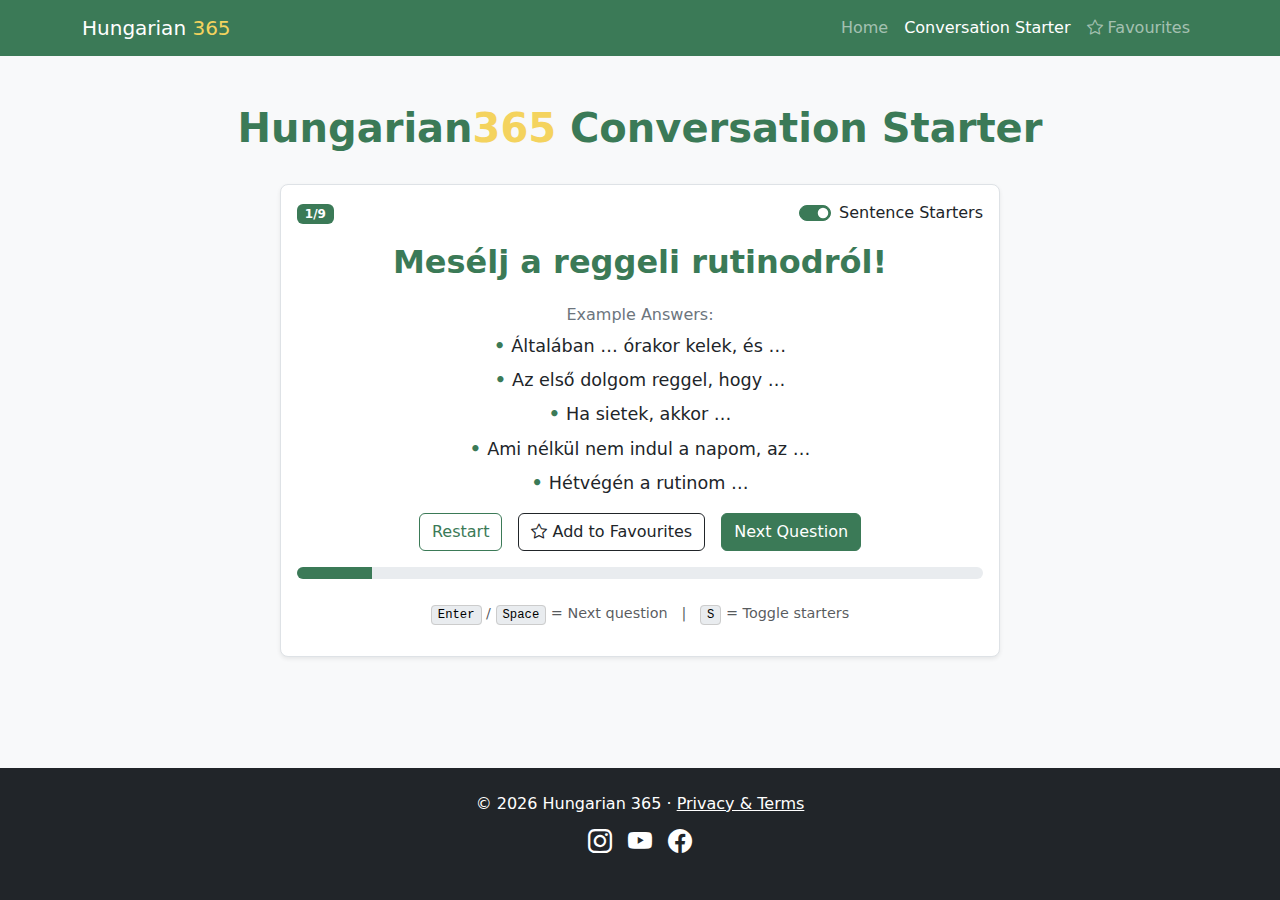
<file: index.html>
<!DOCTYPE html>
<html lang="hu">
  <head>
    <meta charset="UTF-8" />
    <meta name="viewport" content="width=device-width, initial-scale=1" />
    <title>Hungarian Conversation Starter</title>
    <link
      href="https://cdn.jsdelivr.net/npm/bootstrap@5.3.2/dist/css/bootstrap.min.css"
      rel="stylesheet"
    />
    <link
      rel="stylesheet"
      href="https://cdn.jsdelivr.net/npm/bootstrap-icons@1.11.3/font/bootstrap-icons.css"
    />
    <link rel="icon" type="image/png" href="images/favicon.png" />
    <link rel="stylesheet" href="styles.css" />
  </head>
  <body class="bg-light d-flex flex-column min-vh-100">
    <!-- Navbar -->
    <nav class="navbar navbar-expand-lg navbar-dark bg-success">
      <div class="container">
        <a class="navbar-brand" href="https://hungarian365.com">
          Hungarian <span>365</span>
        </a>
        <button
          class="navbar-toggler"
          type="button"
          data-bs-toggle="collapse"
          data-bs-target="#navbarNav"
        >
          <span class="navbar-toggler-icon"></span>
        </button>
        <div class="collapse navbar-collapse" id="navbarNav">
          <ul class="navbar-nav ms-auto">
            <li class="nav-item">
              <a class="nav-link" href="https://hungarian365.com">Home</a>
            </li>
            <li class="nav-item">
              <a class="nav-link active" href="conversation.hungarian365.com"
                >Conversation Starter</a
              >
            </li>
            <li class="nav-item">
              <a class="nav-link" href="favourites.html">
                <i class="bi bi-star"></i> Favourites
              </a>
            </li>
          </ul>
        </div>
      </div>
    </nav>

    <!-- Main content -->
    <main class="flex-fill">
      <div class="container py-5">
        <h1 class="text-center mb-4 app-title">
          Hungarian<span>365</span> Conversation Starter
        </h1>

        <div
          class="card question-card shadow-sm mx-auto"
          role="button"
          tabindex="0"
          aria-label="Click to show the next question"
        >
          <div class="card-body text-center">
            <div class="d-flex justify-content-between align-items-center mb-3">
              <span class="badge" id="counter">0/0</span>
              <div class="form-check form-switch">
                <input
                  class="form-check-input"
                  type="checkbox"
                  id="toggleStarters"
                  checked
                />
                <label class="form-check-label" for="toggleStarters">
                  Sentence Starters
                </label>
              </div>
            </div>

            <h2 class="question-text mb-4" id="questionText">Loading...</h2>
            <div id="questionEnglish" class="question-translation mb-4"></div>
            <div id="starters">
              <h6 class="text-secondary mb-2">Example Answers:</h6>
              <ul class="starter-list" id="starterList"></ul>
            </div>

            <div class="d-flex justify-content-center gap-3 mt-3">
              <button
                class="btn btn-outline-success"
                id="resetBtn"
                aria-label="Restart conversation"
              >
                Restart
              </button>
              <button
                class="btn btn-outline-dark"
                id="favBtn"
                aria-label="Add question to favourites"
              >
                <i class="bi bi-star"></i> Add to Favourites
              </button>
              <button
                class="btn btn-success"
                id="nextBtn"
                aria-label="Next question"
              >
                Next Question
              </button>
            </div>

            <div class="mt-3">
              <div class="progress">
                <div
                  class="progress-bar"
                  id="progressBar"
                  role="progressbar"
                  aria-valuemin="0"
                  aria-valuemax="100"
                  aria-valuenow="0"
                  style="width: 0%"
                ></div>
              </div>
            </div>

            <div id="shortcutHints" class="text-muted small mt-4">
              <p>
                <kbd>Enter</kbd> / <kbd>Space</kbd> = Next question &nbsp; |
                &nbsp; <kbd>S</kbd> = Toggle starters
              </p>
            </div>
          </div>
        </div>
      </div>
    </main>

    <!-- Footer -->
    <footer class="bg-dark text-white text-center py-4 mt-auto">
      <div class="container">
        <p class="mb-2">
          &copy; <span id="currentYear"></span> Hungarian 365 ·
          <a
            href="https://hungarian365.com/privacy-terms.html"
            class="text-white text-decoration-underline"
          >
            Privacy & Terms
          </a>
        </p>
        <div class="d-flex justify-content-center gap-3">
          <a
            href="https://www.instagram.com/hungarian365/"
            target="_blank"
            class="text-white fs-4"
            aria-label="Hungarian365 on Instagram"
          >
            <i class="bi bi-instagram"></i>
          </a>
          <a
            href="https://www.youtube.com/@hungarian365"
            target="_blank"
            class="text-white fs-4"
            aria-label="Hungarian365 on Youtube"
          >
            <i class="bi bi-youtube"></i>
          </a>
          <a
            href="https://www.facebook.com/hungarian365/"
            target="_blank"
            class="text-white fs-4"
            aria-label="Hungarian365 on Facebook"
          >
            <i class="bi bi-facebook"></i>
          </a>
        </div>

        <div class="footer-widget ko-fi-widget mt-3">
          <script src="https://storage.ko-fi.com/cdn/widget/Widget_2.js"></script>
          <script>
            kofiwidget2.init("Support me on Ko-fi", "#3b7a57", "T6T4KX8UM");
            kofiwidget2.draw();
          </script>
        </div>
      </div>
    </footer>

    <script src="https://cdn.jsdelivr.net/npm/bootstrap@5.3.2/dist/js/bootstrap.bundle.min.js"></script>
    <script src="scripts.js"></script>
    <script>
      document.getElementById("currentYear").textContent =
        new Date().getFullYear();
    </script>
  </body>
</html>
</file>
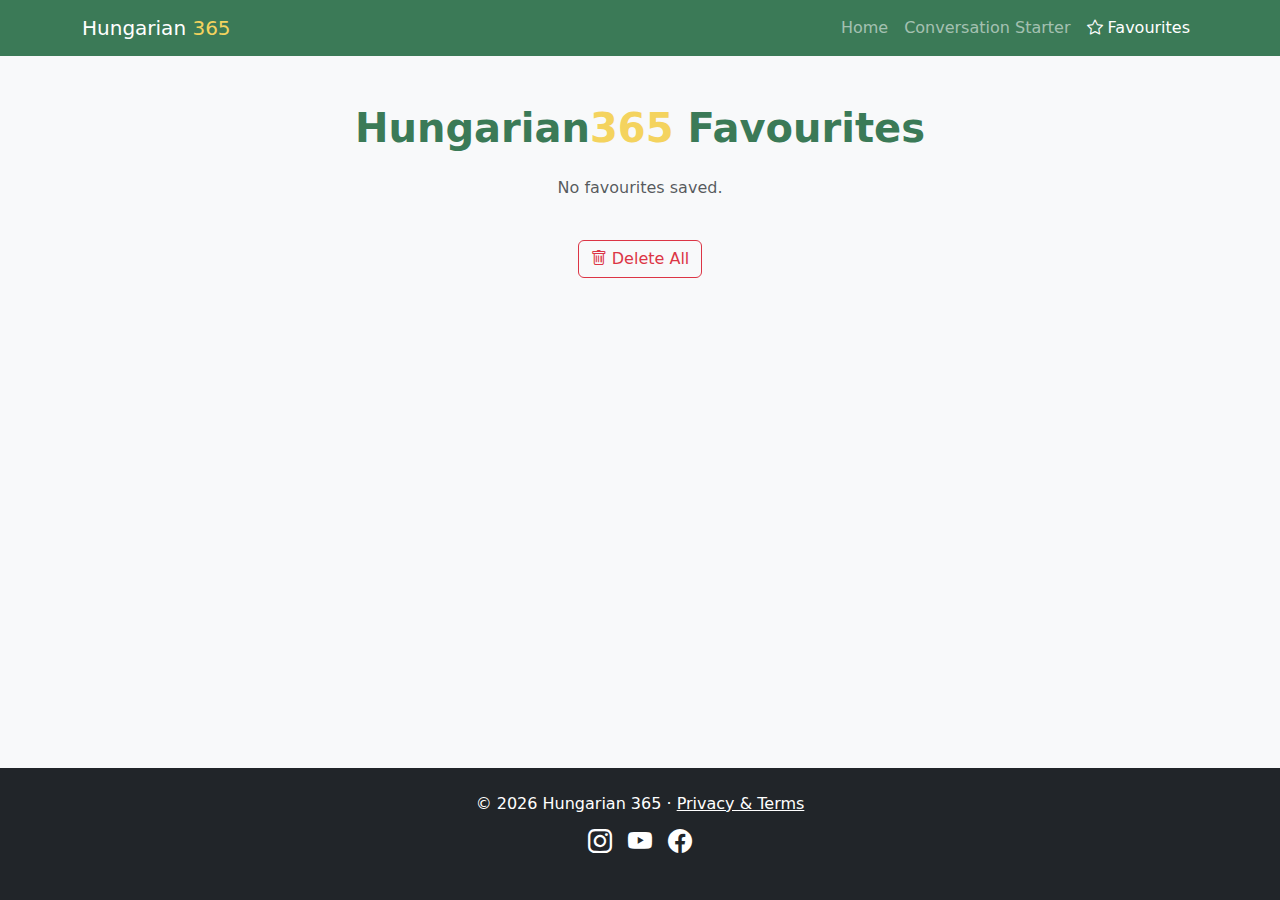
<file: favourites.html>
<!DOCTYPE html>
<html lang="hu">
  <head>
    <meta charset="UTF-8" />
    <meta name="viewport" content="width=device-width, initial-scale=1" />
    <title>Favourites – Hungarian Conversation Starter</title>
    <link
      href="https://cdn.jsdelivr.net/npm/bootstrap@5.3.2/dist/css/bootstrap.min.css"
      rel="stylesheet"
    />
    <link
      rel="stylesheet"
      href="https://cdn.jsdelivr.net/npm/bootstrap-icons@1.11.3/font/bootstrap-icons.css"
    />
    <link rel="icon" type="image/png" href="images/favicon.png" />
    <link rel="stylesheet" href="styles.css" />
  </head>
  <body class="bg-light d-flex flex-column min-vh-100">
    <!-- Navbar -->
    <nav class="navbar navbar-expand-lg navbar-dark bg-success">
      <div class="container">
        <a class="navbar-brand" href="https://hungarian365.com">
          Hungarian <span>365</span>
        </a>
        <button
          class="navbar-toggler"
          type="button"
          data-bs-toggle="collapse"
          data-bs-target="#navbarNav"
        >
          <span class="navbar-toggler-icon"></span>
        </button>
        <div class="collapse navbar-collapse" id="navbarNav">
          <ul class="navbar-nav ms-auto">
            <li class="nav-item">
              <a class="nav-link" href="https://hungarian365.com">Home</a>
            </li>
            <li class="nav-item">
              <a class="nav-link" href="/">Conversation Starter</a>
            </li>
            <li class="nav-item">
              <a class="nav-link active" href="favourites.html">
                <i class="bi bi-star"></i> Favourites
              </a>
            </li>
          </ul>
        </div>
      </div>
    </nav>

    <!-- Main content -->
    <main class="flex-fill">
      <div class="container py-5">
        <h1 class="text-center mb-4 app-title">
          Hungarian<span>365</span> Favourites
        </h1>

        <div
          id="favouritesList"
          class="row g-3"
          role="list"
          aria-label="Saved favourite questions"
        ></div>

        <div class="text-center mt-4">
          <button
            class="btn btn-outline-danger"
            id="clearFavs"
            aria-label="Delete all favourites"
          >
            <i class="bi bi-trash" aria-hidden="true"></i> Delete All
          </button>
        </div>
      </div>
    </main>

    <!-- Footer -->
    <footer class="bg-dark text-white text-center py-4 mt-auto">
      <div class="container">
        <p class="mb-2">
          &copy; <span id="currentYear"></span> Hungarian 365 ·
          <a
            href="https://hungarian365.com/privacy-terms.html"
            class="text-white text-decoration-underline"
          >
            Privacy & Terms
          </a>
        </p>
        <div class="d-flex justify-content-center gap-3">
          <a
            href="https://www.instagram.com/hungarian365/"
            target="_blank"
            class="text-white fs-4"
            aria-label="Hungarian365 on Instagram"
          >
            <i class="bi bi-instagram"></i>
          </a>
          <a
            href="https://www.youtube.com/@hungarian365"
            target="_blank"
            class="text-white fs-4"
            aria-label="Hungarian365 on Youtube"
          >
            <i class="bi bi-youtube"></i>
          </a>
          <a
            href="https://www.facebook.com/hungarian365/"
            target="_blank"
            class="text-white fs-4"
            aria-label="Hungarian365 on Facebook"
          >
            <i class="bi bi-facebook"></i>
          </a>
        </div>

        <div class="footer-widget ko-fi-widget mt-3">
          <script src="https://storage.ko-fi.com/cdn/widget/Widget_2.js"></script>
          <script>
            kofiwidget2.init("Support me on Ko-fi", "#3b7a57", "T6T4KX8UM");
            kofiwidget2.draw();
          </script>
        </div>
      </div>
    </footer>

    <script src="https://cdn.jsdelivr.net/npm/bootstrap@5.3.2/dist/js/bootstrap.bundle.min.js"></script>
    <script src="scripts.js"></script>
    <script>
      document.getElementById("currentYear").textContent =
        new Date().getFullYear();
    </script>
  </body>
</html>
</file>
<file: styles.css>
:root {
  --brand-green: #3b7a57;
  --brand-accent: #f4d35e;
}

body {
  font-family: system-ui, -apple-system, "Segoe UI", Roboto, sans-serif;
  background-color: #f8f9fa;
  color: #212529;
}

.app-title {
  color: var(--brand-green);
  font-weight: 700;
  text-align: center;
}

.app-title span {
  color: var(--brand-accent);
}

/* ===== Navbar ===== */
.navbar-brand span {
  color: var(--brand-accent);
}

.navbar.bg-success,
.bg-success.navbar {
  background-color: var(--brand-green) !important;
}

/* ===== Footer ===== */
footer a {
  color: #fff;
}

footer a:hover {
  color: var(--brand-accent);
}

/* ===== Buttons ===== */
.btn-success {
  --bs-btn-color: #fff;
  --bs-btn-bg: var(--brand-green);
  --bs-btn-border-color: var(--brand-green);
  --bs-btn-hover-bg: #2f6046;
  --bs-btn-hover-border-color: #2f6046;
  --bs-btn-active-bg: #2a4d3a;
  --bs-btn-active-border-color: #2a4d3a;
}

.btn-outline-success {
  --bs-btn-color: var(--brand-green);
  --bs-btn-border-color: var(--brand-green);
  --bs-btn-hover-bg: var(--brand-green);
  --bs-btn-hover-border-color: var(--brand-green);
  --bs-btn-hover-color: #fff;
}

/* ===== Form Focus ===== */
.form-select:focus,
.form-control:focus {
  border-color: var(--brand-green);
  box-shadow: 0 0 0 0.25rem rgba(59, 122, 87, 0.25);
  outline: none;
}

/* ===== Question Card ===== */
.question-card {
  max-width: 720px;
  margin: 2rem auto;
  border-radius: 8px;
  border: 1px solid #dee2e6;
}

.question-text {
  font-weight: 700;
  color: var(--brand-green);
}

/* ===== Starters List ===== */
.starter-list {
  list-style: none;
  padding-left: 0;
  margin-bottom: 1rem;
}

.starter-list li {
  margin-bottom: 0.5rem;
  font-size: 1.1rem;
  line-height: 1.5;
}

.starter-list li::before {
  content: "• ";
  color: var(--brand-green);
  font-weight: bold;
}

/* ===== Progress Bar ===== */
.progress {
  height: 0.75rem;
  border-radius: 0.5rem;
}

.progress-bar {
  background-color: var(--brand-green);
}

.form-check-input:checked {
  background-color: var(--brand-green);
  border-color: var(--brand-green);
}

.form-check-input:focus {
  border-color: var(--brand-green);
  box-shadow: 0 0 0 0.25rem rgba(47, 96, 70, 0.25);
}

#counter {
  background-color: var(--brand-green);
  color: #fff;
  font-weight: 600;
}

#shortcutHints {
  font-size: 0.9rem;
  color: #6c757d;
}

/* ===== Utility ===== */
kbd {
  background-color: #e9ecef;
  color: #000;
  border-radius: 4px;
  padding: 2px 6px;
  font-size: 0.85em;
  border: 1px solid #ccc;
}

/* ===== Responsive ===== */
@media (max-width: 768px) {
  .app-title {
    font-size: 1.5rem;
  }

  #shortcutHints {
    display: none;
  }
}

@media (max-width: 576px) {
  .app-title {
    display: none;
  }
}
</file>
